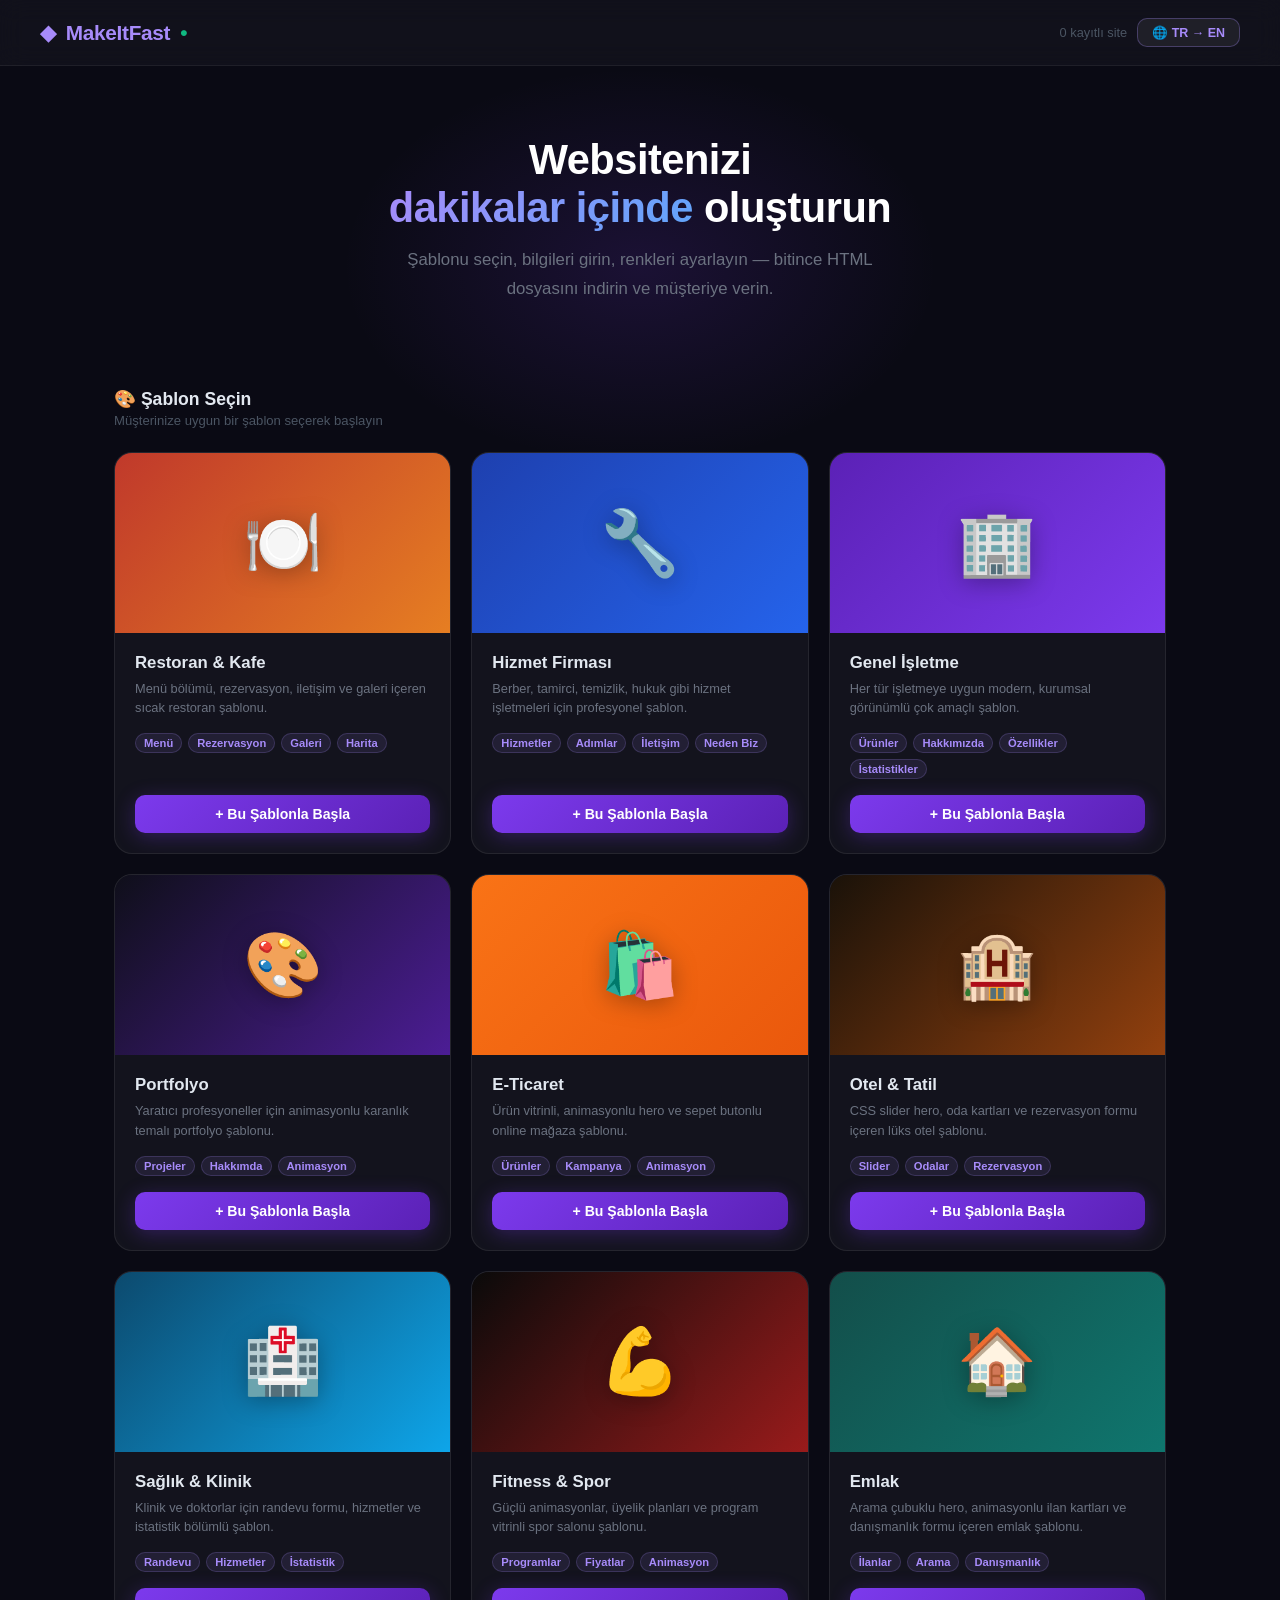
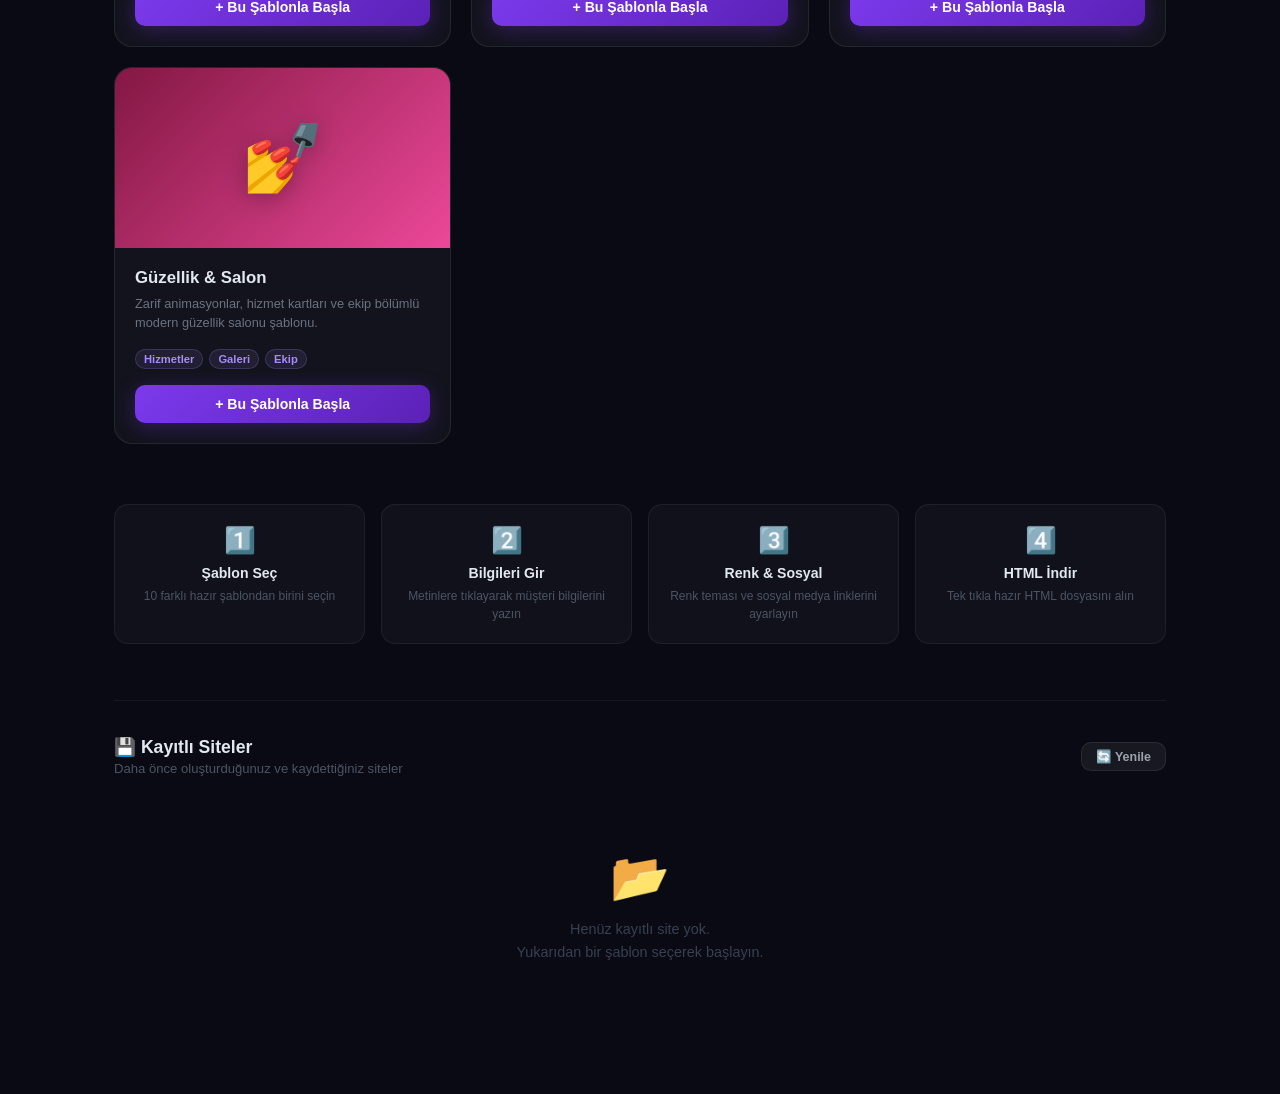
<file: index.html>
<!DOCTYPE html>
<html lang="tr">
<head>
  <meta charset="UTF-8">
  <meta name="viewport" content="width=device-width, initial-scale=1.0">
  <title>MakeItFast — Hızlı Website Oluşturucu</title>
  <link rel="stylesheet" href="css/dashboard.css">
</head>
<body>

  <!-- ═══════════════════════════════════════════════════════
       HEADER
  ════════════════════════════════════════════════════════════ -->
  <header class="header">
    <div class="header-brand">
      <span>◆</span> MakeItFast <span class="dot">•</span>
    </div>
    <div class="header-actions">
      <span style="font-size:.8rem;color:#4B5563;" id="site-count-badge"></span>
      <button class="btn btn-ghost btn-sm" id="dash-lang-btn" onclick="toggleDashLang()" style="font-weight:700;color:#A78BFA;border-color:rgba(167,139,250,.3);">🌐 TR → EN</button>
    </div>
  </header>

  <!-- ═══════════════════════════════════════════════════════
       INTRO
  ════════════════════════════════════════════════════════════ -->
  <section class="dash-intro">
    <h1 data-tr="Websitenizi<br><em>dakikalar içinde</em> oluşturun" data-en="Build your website<br><em>in minutes</em>">Websitenizi<br><em>dakikalar içinde</em> oluşturun</h1>
    <p data-tr="Şablonu seçin, bilgileri girin, renkleri ayarlayın — bitince HTML dosyasını indirin ve müşteriye verin." data-en="Choose a template, enter your info, adjust colors — then download the HTML file and hand it to your client.">Şablonu seçin, bilgileri girin, renkleri ayarlayın — bitince HTML dosyasını indirin ve müşteriye verin.</p>
  </section>

  <!-- ═══════════════════════════════════════════════════════
       MAIN CONTENT
  ════════════════════════════════════════════════════════════ -->
  <main class="dash-content">

    <!-- ─── TEMPLATES ──────────────────────────────────── -->
    <div class="section-header">
      <div>
        <div class="section-title" data-tr="🎨 Şablon Seçin" data-en="🎨 Choose a Template">🎨 Şablon Seçin</div>
        <div class="section-subtitle" data-tr="Müşterinize uygun bir şablon seçerek başlayın" data-en="Start by selecting a template that fits your client">Müşterinize uygun bir şablon seçerek başlayın</div>
      </div>
    </div>

    <div class="templates-grid">

      <!-- Restoran -->
      <div class="template-card tpl-restaurant">
        <div class="template-preview">
          <span class="emoji">🍽️</span>
        </div>
        <div class="template-info">
          <div class="template-name" data-tr="Restoran &amp; Kafe" data-en="Restaurant &amp; Cafe">Restoran &amp; Kafe</div>
          <div class="template-desc" data-tr="Menü bölümü, rezervasyon, iletişim ve galeri içeren sıcak restoran şablonu." data-en="A warm restaurant template with menu, reservation, contact and gallery sections.">Menü bölümü, rezervasyon, iletişim ve galeri içeren sıcak restoran şablonu.</div>
          <div class="template-tags">
            <span class="tag" data-tr="Menü" data-en="Menu">Menü</span>
            <span class="tag" data-tr="Rezervasyon" data-en="Reservation">Rezervasyon</span>
            <span class="tag" data-tr="Galeri" data-en="Gallery">Galeri</span>
            <span class="tag" data-tr="Harita" data-en="Map">Harita</span>
          </div>
          <a class="btn btn-primary" href="editor.html?template=restaurant&id=new" data-tr="+ Bu Şablonla Başla" data-en="+ Start with This Template">
            + Bu Şablonla Başla
          </a>
        </div>
      </div>

      <!-- Hizmet -->
      <div class="template-card tpl-service">
        <div class="template-preview">
          <span class="emoji">🔧</span>
        </div>
        <div class="template-info">
          <div class="template-name" data-tr="Hizmet Firması" data-en="Service Business">Hizmet Firması</div>
          <div class="template-desc" data-tr="Berber, tamirci, temizlik, hukuk gibi hizmet işletmeleri için profesyonel şablon." data-en="Professional template for service businesses like barbers, repair shops, cleaning and legal services.">Berber, tamirci, temizlik, hukuk gibi hizmet işletmeleri için profesyonel şablon.</div>
          <div class="template-tags">
            <span class="tag" data-tr="Hizmetler" data-en="Services">Hizmetler</span>
            <span class="tag" data-tr="Adımlar" data-en="Steps">Adımlar</span>
            <span class="tag" data-tr="İletişim" data-en="Contact">İletişim</span>
            <span class="tag" data-tr="Neden Biz" data-en="Why Us">Neden Biz</span>
          </div>
          <a class="btn btn-primary" href="editor.html?template=service&id=new" data-tr="+ Bu Şablonla Başla" data-en="+ Start with This Template">
            + Bu Şablonla Başla
          </a>
        </div>
      </div>

      <!-- Genel -->
      <div class="template-card tpl-business">
        <div class="template-preview">
          <span class="emoji">🏢</span>
        </div>
        <div class="template-info">
          <div class="template-name" data-tr="Genel İşletme" data-en="General Business">Genel İşletme</div>
          <div class="template-desc" data-tr="Her tür işletmeye uygun modern, kurumsal görünümlü çok amaçlı şablon." data-en="A modern, corporate-looking multipurpose template suitable for any type of business.">Her tür işletmeye uygun modern, kurumsal görünümlü çok amaçlı şablon.</div>
          <div class="template-tags">
            <span class="tag" data-tr="Ürünler" data-en="Products">Ürünler</span>
            <span class="tag" data-tr="Hakkımızda" data-en="About Us">Hakkımızda</span>
            <span class="tag" data-tr="Özellikler" data-en="Features">Özellikler</span>
            <span class="tag" data-tr="İstatistikler" data-en="Statistics">İstatistikler</span>
          </div>
          <a class="btn btn-primary" href="editor.html?template=business&id=new" data-tr="+ Bu Şablonla Başla" data-en="+ Start with This Template">
            + Bu Şablonla Başla
          </a>
        </div>
      </div>

      <!-- Portfolyo -->
      <div class="template-card tpl-portfolio">
        <div class="template-preview">
          <span class="emoji">🎨</span>
        </div>
        <div class="template-info">
          <div class="template-name" data-tr="Portfolyo" data-en="Portfolio">Portfolyo</div>
          <div class="template-desc" data-tr="Yaratıcı profesyoneller için animasyonlu karanlık temalı portfolyo şablonu." data-en="Dark-themed animated portfolio template for creative professionals.">Yaratıcı profesyoneller için animasyonlu karanlık temalı portfolyo şablonu.</div>
          <div class="template-tags">
            <span class="tag" data-tr="Projeler" data-en="Projects">Projeler</span>
            <span class="tag" data-tr="Hakkımda" data-en="About">Hakkımda</span>
            <span class="tag" data-tr="Animasyon" data-en="Animation">Animasyon</span>
          </div>
          <a class="btn btn-primary" href="editor.html?template=portfolio&id=new" data-tr="+ Bu Şablonla Başla" data-en="+ Start with This Template">
            + Bu Şablonla Başla
          </a>
        </div>
      </div>

      <!-- E-Ticaret -->
      <div class="template-card tpl-ecommerce">
        <div class="template-preview">
          <span class="emoji">🛍️</span>
        </div>
        <div class="template-info">
          <div class="template-name" data-tr="E-Ticaret" data-en="E-Commerce">E-Ticaret</div>
          <div class="template-desc" data-tr="Ürün vitrinli, animasyonlu hero ve sepet butonlu online mağaza şablonu." data-en="Online store template with product showcase, animated hero and cart button.">Ürün vitrinli, animasyonlu hero ve sepet butonlu online mağaza şablonu.</div>
          <div class="template-tags">
            <span class="tag" data-tr="Ürünler" data-en="Products">Ürünler</span>
            <span class="tag" data-tr="Kampanya" data-en="Campaign">Kampanya</span>
            <span class="tag" data-tr="Animasyon" data-en="Animation">Animasyon</span>
          </div>
          <a class="btn btn-primary" href="editor.html?template=ecommerce&id=new" data-tr="+ Bu Şablonla Başla" data-en="+ Start with This Template">
            + Bu Şablonla Başla
          </a>
        </div>
      </div>

      <!-- Otel -->
      <div class="template-card tpl-hotel">
        <div class="template-preview">
          <span class="emoji">🏨</span>
        </div>
        <div class="template-info">
          <div class="template-name" data-tr="Otel &amp; Tatil" data-en="Hotel &amp; Resort">Otel &amp; Tatil</div>
          <div class="template-desc" data-tr="CSS slider hero, oda kartları ve rezervasyon formu içeren lüks otel şablonu." data-en="Luxury hotel template with CSS slider hero, room cards and reservation form.">CSS slider hero, oda kartları ve rezervasyon formu içeren lüks otel şablonu.</div>
          <div class="template-tags">
            <span class="tag" data-tr="Slider" data-en="Slider">Slider</span>
            <span class="tag" data-tr="Odalar" data-en="Rooms">Odalar</span>
            <span class="tag" data-tr="Rezervasyon" data-en="Reservation">Rezervasyon</span>
          </div>
          <a class="btn btn-primary" href="editor.html?template=hotel&id=new" data-tr="+ Bu Şablonla Başla" data-en="+ Start with This Template">
            + Bu Şablonla Başla
          </a>
        </div>
      </div>

      <!-- Sağlık -->
      <div class="template-card tpl-medical">
        <div class="template-preview">
          <span class="emoji">🏥</span>
        </div>
        <div class="template-info">
          <div class="template-name" data-tr="Sağlık &amp; Klinik" data-en="Medical &amp; Clinic">Sağlık &amp; Klinik</div>
          <div class="template-desc" data-tr="Klinik ve doktorlar için randevu formu, hizmetler ve istatistik bölümlü şablon." data-en="Template for clinics and doctors with appointment form, services and statistics sections.">Klinik ve doktorlar için randevu formu, hizmetler ve istatistik bölümlü şablon.</div>
          <div class="template-tags">
            <span class="tag" data-tr="Randevu" data-en="Appointment">Randevu</span>
            <span class="tag" data-tr="Hizmetler" data-en="Services">Hizmetler</span>
            <span class="tag" data-tr="İstatistik" data-en="Statistics">İstatistik</span>
          </div>
          <a class="btn btn-primary" href="editor.html?template=medical&id=new" data-tr="+ Bu Şablonla Başla" data-en="+ Start with This Template">
            + Bu Şablonla Başla
          </a>
        </div>
      </div>

      <!-- Fitness -->
      <div class="template-card tpl-fitness">
        <div class="template-preview">
          <span class="emoji">💪</span>
        </div>
        <div class="template-info">
          <div class="template-name" data-tr="Fitness &amp; Spor" data-en="Fitness &amp; Sport">Fitness &amp; Spor</div>
          <div class="template-desc" data-tr="Güçlü animasyonlar, üyelik planları ve program vitrinli spor salonu şablonu." data-en="Gym template with bold animations, membership plans and program showcase.">Güçlü animasyonlar, üyelik planları ve program vitrinli spor salonu şablonu.</div>
          <div class="template-tags">
            <span class="tag" data-tr="Programlar" data-en="Programs">Programlar</span>
            <span class="tag" data-tr="Fiyatlar" data-en="Pricing">Fiyatlar</span>
            <span class="tag" data-tr="Animasyon" data-en="Animation">Animasyon</span>
          </div>
          <a class="btn btn-primary" href="editor.html?template=fitness&id=new" data-tr="+ Bu Şablonla Başla" data-en="+ Start with This Template">
            + Bu Şablonla Başla
          </a>
        </div>
      </div>

      <!-- Emlak -->
      <div class="template-card tpl-realestate">
        <div class="template-preview">
          <span class="emoji">🏠</span>
        </div>
        <div class="template-info">
          <div class="template-name" data-tr="Emlak" data-en="Real Estate">Emlak</div>
          <div class="template-desc" data-tr="Arama çubuklu hero, animasyonlu ilan kartları ve danışmanlık formu içeren emlak şablonu." data-en="Real estate template with search hero, animated listing cards and consultation form.">Arama çubuklu hero, animasyonlu ilan kartları ve danışmanlık formu içeren emlak şablonu.</div>
          <div class="template-tags">
            <span class="tag" data-tr="İlanlar" data-en="Listings">İlanlar</span>
            <span class="tag" data-tr="Arama" data-en="Search">Arama</span>
            <span class="tag" data-tr="Danışmanlık" data-en="Consulting">Danışmanlık</span>
          </div>
          <a class="btn btn-primary" href="editor.html?template=realestate&id=new" data-tr="+ Bu Şablonla Başla" data-en="+ Start with This Template">
            + Bu Şablonla Başla
          </a>
        </div>
      </div>

      <!-- Güzellik Salonu -->
      <div class="template-card tpl-salon">
        <div class="template-preview">
          <span class="emoji">💅</span>
        </div>
        <div class="template-info">
          <div class="template-name" data-tr="Güzellik &amp; Salon" data-en="Beauty &amp; Salon">Güzellik &amp; Salon</div>
          <div class="template-desc" data-tr="Zarif animasyonlar, hizmet kartları ve ekip bölümlü modern güzellik salonu şablonu." data-en="Modern beauty salon template with elegant animations, service cards and team section.">Zarif animasyonlar, hizmet kartları ve ekip bölümlü modern güzellik salonu şablonu.</div>
          <div class="template-tags">
            <span class="tag" data-tr="Hizmetler" data-en="Services">Hizmetler</span>
            <span class="tag" data-tr="Galeri" data-en="Gallery">Galeri</span>
            <span class="tag" data-tr="Ekip" data-en="Team">Ekip</span>
          </div>
          <a class="btn btn-primary" href="editor.html?template=salon&id=new" data-tr="+ Bu Şablonla Başla" data-en="+ Start with This Template">
            + Bu Şablonla Başla
          </a>
        </div>
      </div>

    </div>

    <!-- ─── HOW IT WORKS ────────────────────────────────── -->
    <div style="display:grid;grid-template-columns:repeat(4,1fr);gap:16px;margin-bottom:56px;">
      <div style="background:rgba(255,255,255,.03);border:1px solid rgba(255,255,255,.06);border-radius:14px;padding:20px;text-align:center;">
        <div style="font-size:1.6rem;margin-bottom:10px;">1️⃣</div>
        <div style="font-size:.88rem;font-weight:700;color:#E2E8F0;margin-bottom:6px;" data-tr="Şablon Seç" data-en="Choose Template">Şablon Seç</div>
        <div style="font-size:.75rem;color:#4B5563;line-height:1.5;" data-tr="10 farklı hazır şablondan birini seçin" data-en="Pick from 10 ready-made templates">10 farklı hazır şablondan birini seçin</div>
      </div>
      <div style="background:rgba(255,255,255,.03);border:1px solid rgba(255,255,255,.06);border-radius:14px;padding:20px;text-align:center;">
        <div style="font-size:1.6rem;margin-bottom:10px;">2️⃣</div>
        <div style="font-size:.88rem;font-weight:700;color:#E2E8F0;margin-bottom:6px;" data-tr="Bilgileri Gir" data-en="Enter Info">Bilgileri Gir</div>
        <div style="font-size:.75rem;color:#4B5563;line-height:1.5;" data-tr="Metinlere tıklayarak müşteri bilgilerini yazın" data-en="Click on text to fill in client details">Metinlere tıklayarak müşteri bilgilerini yazın</div>
      </div>
      <div style="background:rgba(255,255,255,.03);border:1px solid rgba(255,255,255,.06);border-radius:14px;padding:20px;text-align:center;">
        <div style="font-size:1.6rem;margin-bottom:10px;">3️⃣</div>
        <div style="font-size:.88rem;font-weight:700;color:#E2E8F0;margin-bottom:6px;" data-tr="Renk &amp; Sosyal" data-en="Colors &amp; Social">Renk &amp; Sosyal</div>
        <div style="font-size:.75rem;color:#4B5563;line-height:1.5;" data-tr="Renk teması ve sosyal medya linklerini ayarlayın" data-en="Set color theme and social media links">Renk teması ve sosyal medya linklerini ayarlayın</div>
      </div>
      <div style="background:rgba(255,255,255,.03);border:1px solid rgba(255,255,255,.06);border-radius:14px;padding:20px;text-align:center;">
        <div style="font-size:1.6rem;margin-bottom:10px;">4️⃣</div>
        <div style="font-size:.88rem;font-weight:700;color:#E2E8F0;margin-bottom:6px;" data-tr="HTML İndir" data-en="Download HTML">HTML İndir</div>
        <div style="font-size:.75rem;color:#4B5563;line-height:1.5;" data-tr="Tek tıkla hazır HTML dosyasını alın" data-en="Get the ready-to-use HTML file in one click">Tek tıkla hazır HTML dosyasını alın</div>
      </div>
    </div>

    <hr class="divider">

    <!-- ─── SAVED SITES ─────────────────────────────────── -->
    <div class="section-header">
      <div>
        <div class="section-title" data-tr="💾 Kayıtlı Siteler" data-en="💾 Saved Sites">💾 Kayıtlı Siteler</div>
        <div class="section-subtitle" data-tr="Daha önce oluşturduğunuz ve kaydettiğiniz siteler" data-en="Sites you have previously created and saved">Daha önce oluşturduğunuz ve kaydettiğiniz siteler</div>
      </div>
      <button class="btn btn-ghost btn-sm" onclick="loadSitesList()" data-tr="🔄 Yenile" data-en="🔄 Refresh">🔄 Yenile</button>
    </div>

    <div class="sites-list" id="sites-list">
      <div class="empty-state">
        <div class="empty-icon">📂</div>
        <p data-tr="Henüz kayıtlı site yok.<br>Yukarıdan bir şablon seçerek başlayın." data-en="No saved sites yet.<br>Start by choosing a template above.">Henüz kayıtlı site yok.<br>Yukarıdan bir şablon seçerek başlayın.</p>
      </div>
    </div>

  </main>

  <!-- ─── DELETE MODAL ──────────────────────────────────── -->
  <div class="modal-overlay" id="delete-modal">
    <div class="modal">
      <h3 data-tr="🗑️ Siteyi Sil" data-en="🗑️ Delete Site">🗑️ Siteyi Sil</h3>
      <p data-tr="Bu siteyi silmek istediğinizden emin misiniz? Bu işlem geri alınamaz." data-en="Are you sure you want to delete this site? This action cannot be undone.">Bu siteyi silmek istediğinizden emin misiniz? Bu işlem geri alınamaz.</p>
      <div class="modal-btns">
        <button class="btn btn-ghost" onclick="closeDeleteModal()" data-tr="İptal" data-en="Cancel">İptal</button>
        <button class="btn btn-danger" id="confirm-delete-btn" data-tr="Evet, Sil" data-en="Yes, Delete">Evet, Sil</button>
      </div>
    </div>
  </div>

  <script>
    // ─── LANGUAGE ────────────────────────────────────────────────
    var DASH_LANG = localStorage.getItem('mif_lang') || 'tr';

    function applyDashLang() {
      document.querySelectorAll('[data-tr]').forEach(function(el) {
        var val = el.getAttribute('data-' + DASH_LANG);
        if (val) el.innerHTML = val;
      });
      var btn = document.getElementById('dash-lang-btn');
      if (btn) btn.textContent = DASH_LANG === 'tr' ? '🌐 TR → EN' : '🌐 EN → TR';
      loadSitesList();
    }

    function toggleDashLang() {
      DASH_LANG = DASH_LANG === 'tr' ? 'en' : 'tr';
      localStorage.setItem('mif_lang', DASH_LANG);
      applyDashLang();
    }

    // ─── TEMPLATE META ───────────────────────────────────────────
    const TEMPLATE_META = {
      restaurant: { nameTr: 'Restoran & Kafe', nameEn: 'Restaurant & Cafe', emoji: '🍽️', iconClass: 'site-icon-restaurant' },
      service:    { nameTr: 'Hizmet Firması',  nameEn: 'Service Business',  emoji: '🔧', iconClass: 'site-icon-service'    },
      business:   { nameTr: 'Genel İşletme',   nameEn: 'General Business',  emoji: '🏢', iconClass: 'site-icon-business'   },
      portfolio:  { nameTr: 'Portfolyo',        nameEn: 'Portfolio',         emoji: '🎨', iconClass: 'site-icon-portfolio'  },
      ecommerce:  { nameTr: 'E-Ticaret',        nameEn: 'E-Commerce',        emoji: '🛍️', iconClass: 'site-icon-ecommerce' },
      hotel:      { nameTr: 'Otel & Tatil',     nameEn: 'Hotel & Resort',    emoji: '🏨', iconClass: 'site-icon-hotel'     },
      medical:    { nameTr: 'Sağlık & Klinik',  nameEn: 'Medical & Clinic',  emoji: '🏥', iconClass: 'site-icon-medical'   },
      fitness:    { nameTr: 'Fitness & Spor',   nameEn: 'Fitness & Sport',   emoji: '💪', iconClass: 'site-icon-fitness'   },
      realestate: { nameTr: 'Emlak',            nameEn: 'Real Estate',       emoji: '🏠', iconClass: 'site-icon-realestate'},
      salon:      { nameTr: 'Güzellik & Salon', nameEn: 'Beauty & Salon',    emoji: '💅', iconClass: 'site-icon-salon'     }
    };

    function _editorNav(template, id, autoexport) {
      // npx serve strips query params on redirect — use sessionStorage to pass them
      sessionStorage.setItem('_ed_template', template || '');
      sessionStorage.setItem('_ed_site',     id       || 'new');
      sessionStorage.setItem('_ed_export',   autoexport ? '1' : '');
      window.location.href = 'editor.html';
    }

    function createSite(templateId) {
      const id = Date.now().toString();
      _editorNav(templateId, id, false);
      return false;
    }

    function loadSitesList() {
      const index = JSON.parse(localStorage.getItem('sites_index') || '[]');
      const list = document.getElementById('sites-list');
      const badge = document.getElementById('site-count-badge');
      const isEn = DASH_LANG === 'en';

      if (badge) badge.textContent = index.length + (isEn ? ' saved sites' : ' kayıtlı site');

      if (!index.length) {
        list.innerHTML = isEn
          ? '<div class="empty-state"><div class="empty-icon">📂</div><p>No saved sites yet.<br>Start by choosing a template above.</p></div>'
          : '<div class="empty-state"><div class="empty-icon">📂</div><p>Henüz kayıtlı site yok.<br>Yukarıdan bir şablon seçerek başlayın.</p></div>';
        return;
      }

      list.innerHTML = index.map(function(site) {
        const meta = TEMPLATE_META[site.template] || { nameTr: site.template, nameEn: site.template, emoji: '🌐', iconClass: '' };
        const metaName = isEn ? meta.nameEn : meta.nameTr;
        const siteName = escHtml(site.name || (isEn ? 'Untitled Site' : 'İsimsiz Site'));
        const locale = isEn ? 'en-US' : 'tr-TR';
        const date = site.updatedAt ? new Date(site.updatedAt).toLocaleDateString(locale, { day:'numeric', month:'long', year:'numeric', hour:'2-digit', minute:'2-digit' }) : '';
        const lastUpdated = isEn ? 'Last updated: ' : 'Son güncelleme: ';
        const editLabel = isEn ? '✏️ Edit' : '✏️ Düzenle';
        const dlLabel   = isEn ? '⬇ Download' : '⬇ İndir';
        return '<div class="site-card" id="sc-' + site.id + '">' +
          '<div class="site-icon ' + meta.iconClass + '">' + meta.emoji + '</div>' +
          '<div class="site-info">' +
            '<div class="site-name">' + siteName + '</div>' +
            '<div class="site-meta">' + metaName + ' · ' + lastUpdated + date + '</div>' +
          '</div>' +
          '<div class="site-actions">' +
            '<a class="btn btn-ghost btn-sm" onclick="_editorNav(\'' + site.template + '\',\'' + site.id + '\',false);return false;" href="editor.html">' + editLabel + '</a>' +
            '<button class="btn btn-ghost btn-sm" onclick="downloadSite(\'' + site.id + '\')">' + dlLabel + '</button>' +
            '<button class="btn btn-danger btn-sm" onclick="confirmDelete(\'' + site.id + '\')">🗑</button>' +
          '</div>' +
          '</div>';
      }).join('');
    }

    function escHtml(s) { return s.replace(/&/g,'&amp;').replace(/</g,'&lt;').replace(/>/g,'&gt;'); }

    let pendingDeleteId = null;

    function confirmDelete(id) {
      pendingDeleteId = id;
      document.getElementById('delete-modal').classList.add('open');
      document.getElementById('confirm-delete-btn').onclick = function() { deleteSite(id); };
    }

    function closeDeleteModal() {
      document.getElementById('delete-modal').classList.remove('open');
      pendingDeleteId = null;
    }

    function deleteSite(id) {
      localStorage.removeItem('site_' + id);
      let index = JSON.parse(localStorage.getItem('sites_index') || '[]');
      index = index.filter(function(s) { return s.id !== id; });
      localStorage.setItem('sites_index', JSON.stringify(index));
      closeDeleteModal();
      loadSitesList();
    }

    function downloadSite(id) {
      const data = localStorage.getItem('site_' + id);
      if (!data) { alert(DASH_LANG === 'en' ? 'Site data not found.' : 'Site verisi bulunamadı.'); return; }
      const site = JSON.parse(data);
      sessionStorage.setItem('_ed_template', site.template);
      sessionStorage.setItem('_ed_site', id);
      sessionStorage.setItem('_ed_export', '1');
      window.open('editor.html', '_blank');
    }

    document.getElementById('delete-modal').addEventListener('click', function(e) {
      if (e.target === this) closeDeleteModal();
    });

    document.querySelectorAll('.template-card .btn').forEach(function(btn) {
      btn.addEventListener('click', function(e) {
        e.preventDefault();
        var href = this.getAttribute('href');
        var m = href.match(/template=(\w+)/);
        if (m) createSite(m[1]);
      });
    });

    // Init
    applyDashLang();
  </script>

</body>
</html>
</file>
<file: css/dashboard.css>
/* ============================================================
   DASHBOARD.CSS — Ana sayfa stilleri
   ============================================================ */

*, *::before, *::after { box-sizing: border-box; margin: 0; padding: 0; }
html { scroll-behavior: smooth; }
body {
  font-family: -apple-system, BlinkMacSystemFont, 'Segoe UI', Roboto, Arial, sans-serif;
  background: #0A0A14;
  color: #F1F5F9;
  min-height: 100vh;
}

/* ─── HEADER ──────────────────────────────────────────────── */
.header {
  display: flex;
  align-items: center;
  justify-content: space-between;
  padding: 18px 40px;
  background: rgba(255,255,255,.03);
  border-bottom: 1px solid rgba(255,255,255,.06);
  position: sticky;
  top: 0;
  z-index: 100;
  backdrop-filter: blur(12px);
}

.header-brand {
  display: flex;
  align-items: center;
  gap: 10px;
  font-size: 1.3rem;
  font-weight: 900;
  color: #A78BFA;
  letter-spacing: -.3px;
}

.header-brand .dot { color: #10B981; }

.header-actions { display: flex; align-items: center; gap: 10px; }

/* ─── HERO / INTRO ──────────────────────────────────────────── */
.dash-intro {
  text-align: center;
  padding: 70px 20px 50px;
  position: relative;
}

.dash-intro::before {
  content: '';
  position: absolute;
  top: 0; left: 50%; transform: translateX(-50%);
  width: 600px; height: 400px;
  background: radial-gradient(ellipse at center, rgba(124,58,237,.15) 0%, transparent 70%);
  pointer-events: none;
}

.dash-intro h1 {
  font-size: 2.6rem;
  font-weight: 900;
  color: #fff;
  margin-bottom: 14px;
  letter-spacing: -.5px;
  position: relative;
}

.dash-intro h1 em {
  font-style: normal;
  background: linear-gradient(135deg, #A78BFA, #60A5FA);
  -webkit-background-clip: text;
  -webkit-text-fill-color: transparent;
  background-clip: text;
}

.dash-intro p {
  color: #6B7280;
  font-size: 1.05rem;
  max-width: 500px;
  margin: 0 auto 36px;
  line-height: 1.7;
  position: relative;
}

/* ─── BUTTONS ───────────────────────────────────────────────── */
.btn {
  display: inline-flex;
  align-items: center;
  gap: 8px;
  padding: 11px 22px;
  border-radius: 10px;
  font-size: .88rem;
  font-weight: 700;
  cursor: pointer;
  border: none;
  transition: all .2s;
  text-decoration: none;
}

.btn-primary {
  background: linear-gradient(135deg, #7C3AED, #5B21B6);
  color: #fff;
  box-shadow: 0 4px 20px rgba(124,58,237,.3);
}

.btn-primary:hover {
  transform: translateY(-2px);
  box-shadow: 0 8px 30px rgba(124,58,237,.4);
}

.btn-ghost {
  background: rgba(255,255,255,.06);
  color: #9CA3AF;
  border: 1px solid rgba(255,255,255,.08);
}

.btn-ghost:hover {
  background: rgba(255,255,255,.1);
  color: #fff;
}

.btn-danger {
  background: rgba(220,38,38,.15);
  color: #F87171;
  border: 1px solid rgba(220,38,38,.2);
}

.btn-danger:hover {
  background: rgba(220,38,38,.25);
}

.btn-sm { padding: 6px 14px; font-size: .78rem; }

/* ─── MAIN CONTENT ──────────────────────────────────────────── */
.dash-content { max-width: 1100px; margin: 0 auto; padding: 0 24px 80px; }

/* ─── TEMPLATE PICKER ───────────────────────────────────────── */
.section-header {
  display: flex;
  align-items: center;
  justify-content: space-between;
  margin-bottom: 24px;
}

.section-title {
  font-size: 1.1rem;
  font-weight: 800;
  color: #E2E8F0;
}

.section-subtitle {
  font-size: .82rem;
  color: #4B5563;
  margin-top: 3px;
}

.templates-grid {
  display: grid;
  grid-template-columns: repeat(3, 1fr);
  gap: 20px;
  margin-bottom: 60px;
}

.template-card {
  background: rgba(255,255,255,.04);
  border: 1px solid rgba(255,255,255,.08);
  border-radius: 18px;
  overflow: hidden;
  cursor: pointer;
  transition: all .25s;
  display: flex;
  flex-direction: column;
  position: relative;
}

.template-card:hover {
  border-color: rgba(167,139,250,.5);
  background: rgba(167,139,250,.05);
  transform: translateY(-4px);
  box-shadow: 0 12px 40px rgba(124,58,237,.15);
}

.template-preview {
  height: 180px;
  display: flex;
  align-items: center;
  justify-content: center;
  font-size: 4rem;
  position: relative;
  overflow: hidden;
}

.template-preview::after {
  content: '';
  position: absolute;
  inset: 0;
  background: inherit;
  opacity: .3;
}

.tpl-restaurant .template-preview  { background: linear-gradient(135deg, #C0392B, #E67E22); }
.tpl-service .template-preview     { background: linear-gradient(135deg, #1E40AF, #2563EB); }
.tpl-business .template-preview    { background: linear-gradient(135deg, #5B21B6, #7C3AED); }
.tpl-portfolio .template-preview   { background: linear-gradient(135deg, #0F0F1A, #4C1D95); }
.tpl-ecommerce .template-preview   { background: linear-gradient(135deg, #F97316, #EA580C); }
.tpl-hotel .template-preview       { background: linear-gradient(135deg, #1A1209, #92400E); }
.tpl-medical .template-preview     { background: linear-gradient(135deg, #0C4A6E, #0EA5E9); }
.tpl-fitness .template-preview     { background: linear-gradient(135deg, #0A0A0A, #991B1B); }
.tpl-realestate .template-preview  { background: linear-gradient(135deg, #134E4A, #0F766E); }
.tpl-salon .template-preview       { background: linear-gradient(135deg, #831843, #EC4899); }

.template-preview .emoji { position: relative; z-index: 1; filter: drop-shadow(0 4px 12px rgba(0,0,0,.3)); }

.template-info {
  padding: 20px;
  display: flex;
  flex-direction: column;
  flex: 1;
}

.template-info .btn {
  margin-top: auto;
}

.template-name {
  font-size: 1.05rem;
  font-weight: 700;
  color: #E2E8F0;
  margin-bottom: 6px;
}

.template-desc {
  font-size: .8rem;
  color: #6B7280;
  line-height: 1.5;
  margin-bottom: 16px;
}

.template-tags {
  display: flex;
  gap: 6px;
  flex-wrap: wrap;
  margin-bottom: 16px;
}

.tag {
  display: inline-block;
  background: rgba(167,139,250,.1);
  color: #A78BFA;
  border: 1px solid rgba(167,139,250,.2);
  padding: 3px 8px;
  border-radius: 20px;
  font-size: .7rem;
  font-weight: 600;
}

.template-card .btn {
  width: 100%;
  justify-content: center;
}

/* ─── SAVED SITES ────────────────────────────────────────────── */
.sites-list {
  display: flex;
  flex-direction: column;
  gap: 12px;
}

.site-card {
  display: flex;
  align-items: center;
  gap: 16px;
  background: rgba(255,255,255,.04);
  border: 1px solid rgba(255,255,255,.07);
  border-radius: 14px;
  padding: 16px 20px;
  transition: all .2s;
}

.site-card:hover {
  background: rgba(255,255,255,.07);
  border-color: rgba(255,255,255,.12);
}

.site-icon {
  width: 48px;
  height: 48px;
  border-radius: 12px;
  display: flex;
  align-items: center;
  justify-content: center;
  font-size: 1.5rem;
  flex-shrink: 0;
}

.site-icon-restaurant { background: linear-gradient(135deg, #C0392B, #E67E22); }
.site-icon-service    { background: linear-gradient(135deg, #1E40AF, #2563EB); }
.site-icon-business   { background: linear-gradient(135deg, #5B21B6, #7C3AED); }

.site-info { flex: 1; min-width: 0; }

.site-name {
  font-size: .98rem;
  font-weight: 700;
  color: #E2E8F0;
  white-space: nowrap;
  overflow: hidden;
  text-overflow: ellipsis;
}

.site-meta {
  font-size: .75rem;
  color: #4B5563;
  margin-top: 3px;
}

.site-actions {
  display: flex;
  gap: 8px;
  flex-shrink: 0;
}

.empty-state {
  text-align: center;
  padding: 50px 20px;
  color: #374151;
}

.empty-state .empty-icon { font-size: 3rem; margin-bottom: 12px; }
.empty-state p { font-size: .9rem; line-height: 1.6; }

/* ─── DIVIDER ────────────────────────────────────────────────── */
.divider {
  border: none;
  border-top: 1px solid rgba(255,255,255,.06);
  margin: 48px 0 36px;
}

/* ─── CONFIRM MODAL ─────────────────────────────────────────── */
.modal-overlay {
  display: none;
  position: fixed;
  inset: 0;
  background: rgba(0,0,0,.7);
  backdrop-filter: blur(4px);
  z-index: 999;
  align-items: center;
  justify-content: center;
}

.modal-overlay.open { display: flex; }

.modal {
  background: #1A1A2E;
  border: 1px solid rgba(255,255,255,.1);
  border-radius: 18px;
  padding: 32px;
  max-width: 420px;
  width: 90%;
  text-align: center;
}

.modal h3 { font-size: 1.1rem; color: #fff; margin-bottom: 10px; }
.modal p  { font-size: .88rem; color: #6B7280; margin-bottom: 24px; line-height: 1.6; }
.modal-btns { display: flex; gap: 10px; justify-content: center; }

/* ─── RESPONSIVE ─────────────────────────────────────────────── */
@media (max-width: 768px) {
  .templates-grid { grid-template-columns: 1fr; }
  .header { padding: 14px 16px; }
  .dash-intro h1 { font-size: 1.8rem; }
  .dash-content { padding: 0 16px 60px; }
}
</file>
